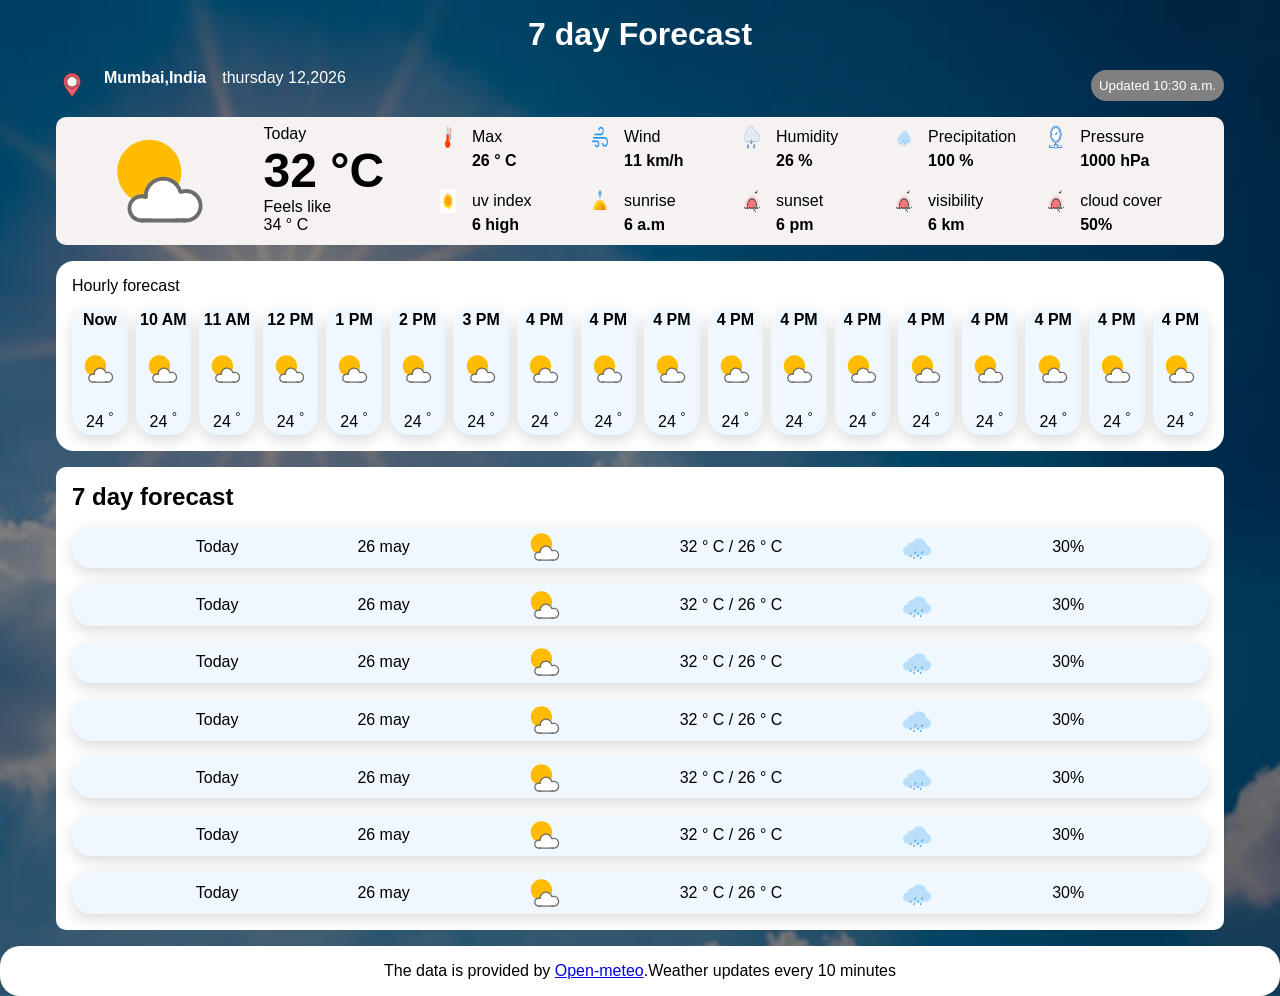
<file: forecast.html>
<!DOCTYPE html>
<html lang="en">

<head>
    <meta charset="UTF-8">
    <meta name="viewport" content="width=device-width, initial-scale=1.0">
    <meta name="description"
        content="Weatherly — a clean, modern weather dashboard with hourly and 7-day forecasts, live map, and a day/night sun tracker.">
    <title>Weatherly | Forecast</title>
    <link rel="stylesheet" href="assets/css/style2.css">
    <link rel="icon" type="image/svg+xml" href="assets/images/logo.svg">
</head>

<body>
    <div class="container">
        <h1>7 day Forecast</h1>
        <!-- ===========================================container 1 ==============================================-->
        <div class="heading">
            <div class="box3">
                <img src="assets/images/icon-location.png" id="weathericon1" alt="">
                <p id="cityname">Mumbai,India </p>
                <p id="date">thursday 12,2026</p>

            </div>


            <button id="updatetimebtn">Updated 10:30 a.m.</button>
        </div>
        <div class="container2">
            <img id="mainlogo" src="assets/images/weather-clear.svg" alt="icon">
            <div class="box6">
                <p>Today</p>
                <h2 id="currenttemp">32 &deg;C</h2>
                <p id="apparenttemp">Feels like <br>34 &deg; C </p>
            </div>
            <div class="card10">

                <div class="box1">
                    <img src="assets/images/icon-feelslike.png" alt="">
                    <p id="maxtemp">Max <br>
                        <b> 26 &deg; C</b>
                    </p>
                </div>
                <div class="box1">
                    <img src="assets/images/icon-wind.png" alt="">
                    <p id="wind">Wind <br>
                        <b>11 km/h</b>
                    </p>
                </div>


                <div class="box1">
                    <img src="assets/images/icon-humidity.png" alt="">
                    <p id="humidity">Humidity <br>
                        <b>26 %</b>
                    </p>
                </div>
                <div class="box1">
                    <img src="assets/images/weather-drizzle.png" alt="">
                    <p>Precipitation<br>
                        <b>100 %</b>
                    </p>
                </div>

                <div class="box1">
                    <img src="assets/images/icon-pressure.png" alt="">
                    <p id="pressure">Pressure <br>
                        <b>1000 hPa</b>
                    </p>
                </div>
                <div class="box1">
                    <img src="assets/images/images (18).jpg" alt="">
                    <p id="uvindex">uv index <br>
                        <b> 6 high</b>
                    </p>
                </div>
                <div class="box1">
                    <img src="assets/images/icon-sunrise.png" alt="">
                    <p id="sunrise">sunrise <br>
                        <b> 6 a.m</b>
                    </p>
                </div>
                <div class="box1">
                    <img src="assets/images/icon-sunset.png" alt="">
                    <p id="sunset">
                        sunset <br>
                        <b>6 pm</b>
                    </p>

                </div>
                <div class="box1">
                    <img src="assets/images/icon-sunset.png" alt="">
                    <p id="visibility">
                        visibility<br>
                        <b>6 km</b>
                    </p>

                </div>
                <div class="box1">
                    <img src="assets/images/icon-sunset.png" alt="">
                    <p>
                        cloud cover<br>
                        <b>50%</b>
                    </p>

                </div>
            </div>
        </div>


        <!-- ========================================= hourly forecast card -==================================================-->
        <section class="hourlyforecast">
            <div class="heading">
                <p>Hourly forecast</p>

            </div>
            <div class="card1">
                <div class="hourlyforecastcard">
                    <p id="time0">Now</p>
                    <img src="assets/images/weather-clear.svg" alt="">
                    <p id="0">24 <sup> &deg; </sup></p>
                </div>
                <div class="hourlyforecastcard">
                    <p id="time1">10 AM</p>
                    <img src="assets/images/weather-clear.svg" alt="">
                    <p id="1">24 <sup> &deg; </sup></p>
                </div>
                <div class="hourlyforecastcard">
                    <p id="time2">11 AM</p>
                    <img src="assets/images/weather-clear.svg" alt="">
                    <p id="2">24 <sup> &deg; </sup></p>
                </div>
                <div class="hourlyforecastcard">
                    <p id="time3">12 PM</p>
                    <img src="assets/images/weather-clear.svg" alt="">
                    <p id="3">24 <sup> &deg; </sup></p>
                </div>
                <div class="hourlyforecastcard">
                    <p id="time4">1 PM</p>
                    <img src="assets/images/weather-clear.svg" alt="">
                    <p id="4">24 <sup> &deg; </sup></p>
                </div>
                <div class="hourlyforecastcard">
                    <p id="time5">2 PM</p>
                    <img src="assets/images/weather-clear.svg" alt="">
                    <p id="5">24 <sup> &deg; </sup></p>
                </div>
                <div class="hourlyforecastcard">
                    <p id="time6">3 PM</p>
                    <img src="assets/images/weather-clear.svg" alt="">
                    <p id="6">24 <sup> &deg; </sup></p>
                </div>
                <div class="hourlyforecastcard">
                    <p id="time7">4 PM</p>
                    <img src="assets/images/weather-clear.svg" alt="">
                    <p id="7">24 <sup> &deg; </sup></p>
                </div>
                <div class="hourlyforecastcard">
                    <p id="time8">4 PM</p>
                    <img src="assets/images/weather-clear.svg" alt="">
                    <p id="8">24 <sup> &deg; </sup></p>
                </div>
                <div class="hourlyforecastcard">
                    <p id="time9">4 PM</p>
                    <img src="assets/images/weather-clear.svg" alt="">
                    <p id="9">24 <sup> &deg; </sup></p>
                </div>
                <div class="hourlyforecastcard">
                    <p id="time10">4 PM</p>
                    <img src="assets/images/weather-clear.svg" alt="">
                    <p id="10">24 <sup> &deg; </sup></p>
                </div>
                <div class="hourlyforecastcard">
                    <p id="time11">4 PM</p>
                    <img src="assets/images/weather-clear.svg" alt="">
                    <p id="11">24 <sup> &deg; </sup></p>
                </div>
                <div class="hourlyforecastcard">
                    <p id="time12">4 PM</p>
                    <img src="assets/images/weather-clear.svg" alt="">
                    <p id="12">24 <sup> &deg; </sup></p>
                </div>
                <div class="hourlyforecastcard">
                    <p id="time13">4 PM</p>
                    <img src="assets/images/weather-clear.svg" alt="">
                    <p id="13">24 <sup> &deg; </sup></p>
                </div>
                <div class="hourlyforecastcard">
                    <p id="time14">4 PM</p>
                    <img src="assets/images/weather-clear.svg" alt="">
                    <p id="14">24 <sup> &deg; </sup></p>
                </div>
                <div class="hourlyforecastcard">
                    <p id="time15">4 PM</p>
                    <img src="assets/images/weather-clear.svg" alt="">
                    <p id="15">24 <sup> &deg; </sup></p>
                </div>
                <div class="hourlyforecastcard">
                    <p id="time16">4 PM</p>
                    <img src="assets/images/weather-clear.svg" alt="">
                    <p id="16">24 <sup> &deg; </sup></p>
                </div>
                <div class="hourlyforecastcard">
                    <p id="time17">4 PM</p>
                    <img src="assets/images/weather-clear.svg" alt="">
                    <p id="17">24 <sup> &deg; </sup></p>
                </div>
                
            </div>
        </section>
        <!----====================================================   7 day forecast card =================================================================== -->
        <section class="dayforecast">
            <h2>7 day forecast</h2>
            <div class="forecstcard">
                <p id="date1">Today</p>
                <p id="day1">26 may</p>
                <img id="image1" src="assets/images/weather-clear.svg" alt="">
                <p id="mtemp1">32 &deg; C / 26 &deg; C</p>
                <img src="assets/images/weather-drizzle.png" alt="">
                <p id="rain1">30%</p>
            </div>
            <div class="forecstcard">
                <p id="date2">Today</p>
                <p id="day2">26 may</p>
                <img src="assets/images/weather-clear.svg" alt="" id="image2">
                <p id="mtemp2">32 &deg; C / 26 &deg; C</p>
                <img src="assets/images/weather-drizzle.png" alt="">
                <p id="rain2">30%</p>
            </div>
            <div class="forecstcard">
                <p id="date3">Today</p>
                <p id=day3>26 may</p>
                <img src="assets/images/weather-clear.svg" alt="" id="image3">
                <p id="mtemp3">32 &deg; C / 26 &deg; C</p>
                <img src="assets/images/weather-drizzle.png" alt="">
                <p id="rain3">30%</p>
            </div>
            <div class="forecstcard">
                <p id="date4">Today</p>
                <p id="day4">26 may</p>
                <img src="assets/images/weather-clear.svg" alt="" id="image4">
                <p id="mtemp4">32 &deg; C / 26 &deg; C</p>
                <img src="assets/images/weather-drizzle.png" alt="">
                <p id="rain4">30%</p>
            </div>
            <div class="forecstcard">
                <p id="date5">Today</p>
                <p id="day5">26 may</p>
                <img src="assets/images/weather-clear.svg" alt="" id="image5">
                <p id="mtemp5">32 &deg; C / 26 &deg; C</p>
                <img src="assets/images/weather-drizzle.png" alt="">
                <p id="rain5">30%</p>
            </div>
            <div class="forecstcard">
                <p id="date6">Today</p>
                <p id="day6">26 may</p>
                <img src="assets/images/weather-clear.svg" alt="" id="image6">
                <p id="mtemp6">32 &deg; C / 26 &deg; C</p>
                <img src="assets/images/weather-drizzle.png" alt="">
                <p id="rain6">30%</p>
            </div>
            <div class="forecstcard">
                <p id="date7">Today</p>
                <p id="day7">26 may</p>
                <img src="assets/images/weather-clear.svg" alt="" id="image7">
                <p id="mtemp7">32 &deg; C / 26 &deg; C</p>
                <img src="assets/images/weather-drizzle.png" alt="">
                <p id="rain7">30%</p>
            </div>
        </section>



    </div>
    <!-- ================footer tag=================== -->
     <footer>
        The data is provided by <a href="https://open-meteo.com/" target="_blank">Open-meteo</a>.Weather updates every 10 minutes
     </footer>

</body>
<script src="assets/js/forecast.js"></script>

</html>
</file>
<file: assets/css/style2.css>
* {
    margin: 0;
    padding: 0;
    --color: white;
}
html,
body{
    width:100%;
    min-height:100vh;
    overflow-x:hidden;
}

*{
    box-sizing:border-box;
}

.container{
    width:min(1200px,100%);
    margin:auto;
}

body {
    /* width: 100vw; */
    /* height:100vh; */
    background: linear-gradient(rgba(0, 0, 0, 0.5), rgba(0, 0, 0, 0.5)),
        url("../images/istockphoto-1007768414-612x612.jpg");
    background-size: cover;
    background-position: center;
    background-repeat: no-repeat;
    /* width:100vw; */
    font-family: "Segoe UI", Roboto, Helvetica, Arial, sans-serif;
}
#updatetimebtn{
    background-color: grey;
    color:white;
    border:none;
    padding:0.5rem;
    border-radius: 20px;
}
footer{
    background-color: white;
    text-align: center;
    padding:1rem;
    border-radius: 20px;
}
.box6 h2{
    color:black;
    font-size:3rem
    
}
#cityname{
    font-weight: 600;
}
.container {
    display: flex;
    flex-direction: column;
    gap: 1rem;
    padding:1rem;
}
.forecstcard{
    display:flex;
    justify-content: space-evenly;
    align-items: center;
    
     background-color: aliceblue;
    border-radius:20px;
box-shadow:0 5px 15px rgba(0,0,0,.15);
padding:0.3rem;
    
}
.forecstcard:hover{
    background-color: #7f99e0;
}
.dayforecast{
    display:flex;
    background-color: white;
    border-radius: 10px;
    flex-direction: column;
    gap:1rem;
    padding:1rem
}
img{
    width:2rem;
}
.card10{
    display:grid;
    grid-template-columns: repeat(5,1fr);
    grid-template-rows: repeat(2,1fr);
    grid-row-gap:1rem;
    grid-column-gap:2rem;

}
h1 {
    color: var(--color);
    text-align: center;
}
#mainlogo{
    width:6rem;
    
}
.box3{
    display:flex;
}
.box1 img{
    width:1rem;
    height:1.5rem;
}

.box1{
    display:flex;
    gap:1rem;
    line-height:1.5rem;
}

.heading{
    display:flex;
    justify-content: space-between;
    align-items: center;
}
.container2{
    display:flex;
    justify-content: space-evenly;
    /* align-items:center */
    /* gap:10rem; */
    background-color: rgb(246, 242, 242);
    width:100%;
    border-radius: 10px;
    padding:0.5rem 0;
}
.box3{
    color:white;
    font-weight: 400;
    gap:1rem;
}
.hourlyforecast {
    display: flex;
    flex-direction: column;
    gap: 0.8rem;
    background: white;
    /* border: 1px solid rgba(78, 119, 255, 0.15); */
    border-radius: 18px;
    padding: 1rem;
}
.card1{
    display:flex;
    gap:0.5rem
}
#time1,#time0,#time2,#time3,#time4,#time5,#time6,#time7,#time8,#time9,#time10,#time11,#time12,#time13,#time14,#time15,#time16,#time17{
    font-weight: 600;
}
.hourlyforecastcard {
    display: flex;
    flex-direction: column;
    gap: 1rem;
    width: 4rem;
    text-align: center;
    background-color: aliceblue;
    border-radius:20px;
box-shadow:0 5px 15px rgba(0,0,0,.15);
    
    padding: 0.2rem
} .hourlyforecastcard:hover {
    background-color: #7f99e0;
}

.hourlyforecastcard img {
    width: 3rem;
    padding: 0.5rem
}
/*============================================================ mediaa queries======================================================================== */
/* ===================== Responsive ===================== */
@media (max-width:768px){

    .container{
        padding:12px;
    }

    h1{
        font-size:1.8rem;
    }

    .heading{
        flex-direction:column;
        align-items:flex-start;
        gap:1rem;
    }

    .box3{
        flex-wrap:wrap;
        gap:.5rem;
    }

    #updatetimebtn{
        width:100%;
    }

    .container2{
        flex-direction:column;
        align-items:center;
        gap:1rem;
        padding:1rem;
    }

    #mainlogo{
        width:5rem;
    }

    .box6{
        text-align:center;
    }

    .box6 h2{
        font-size:2.2rem;
    }

    .card10{
        width:100%;
        grid-template-columns:repeat(2,1fr);
        gap:1rem;
    }

    .box1{
        gap:.5rem;
        align-items:center;
    }

    .card1{
        overflow-x:auto;
        gap:.8rem;
        scrollbar-width:none;
    }

    .card1::-webkit-scrollbar{
        display:none;
    }

    .hourlyforecastcard{
        min-width:75px;
        flex-shrink:0;
    }

    .dayforecast{
        padding:.8rem;
    }

    .forecstcard{
        justify-content:space-between;
        flex-wrap:wrap;
        gap:.5rem;
        padding:.8rem;
    }

    footer{
        font-size:.8rem;
    }

}
</file>
